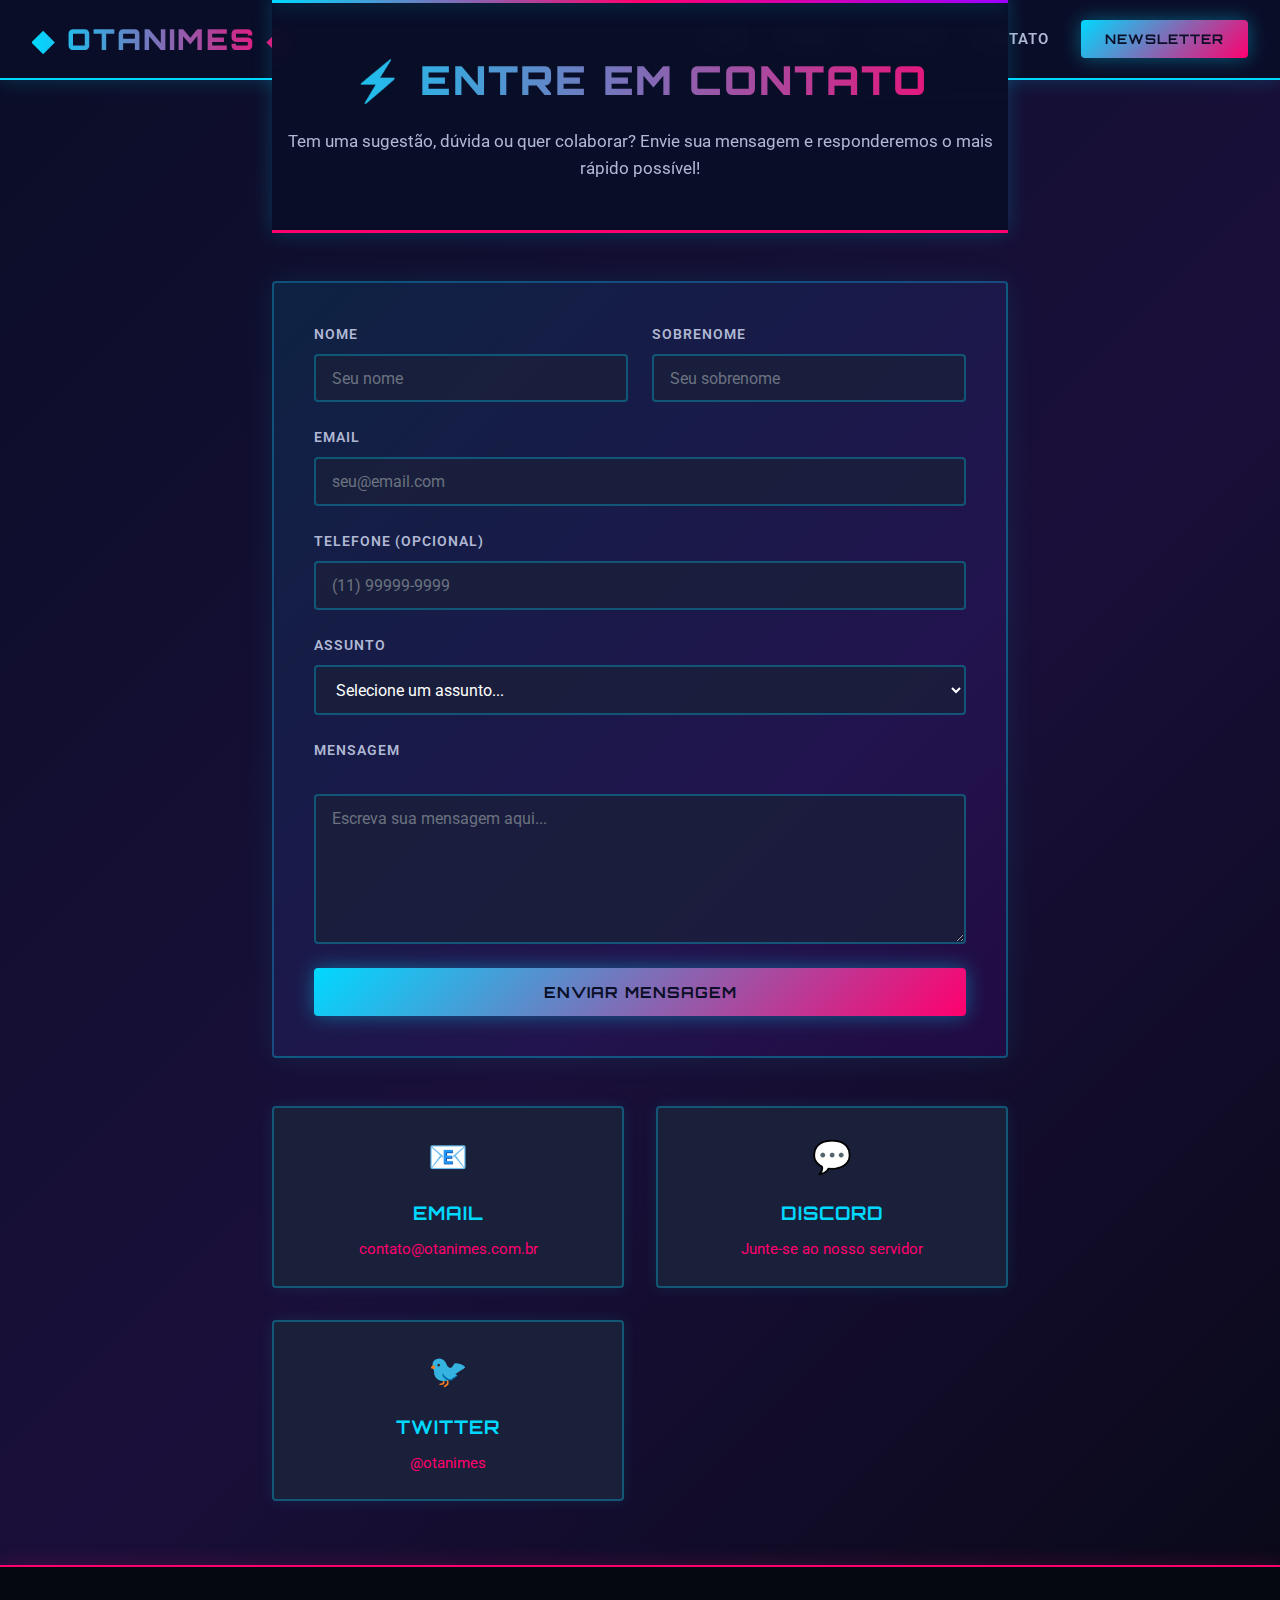
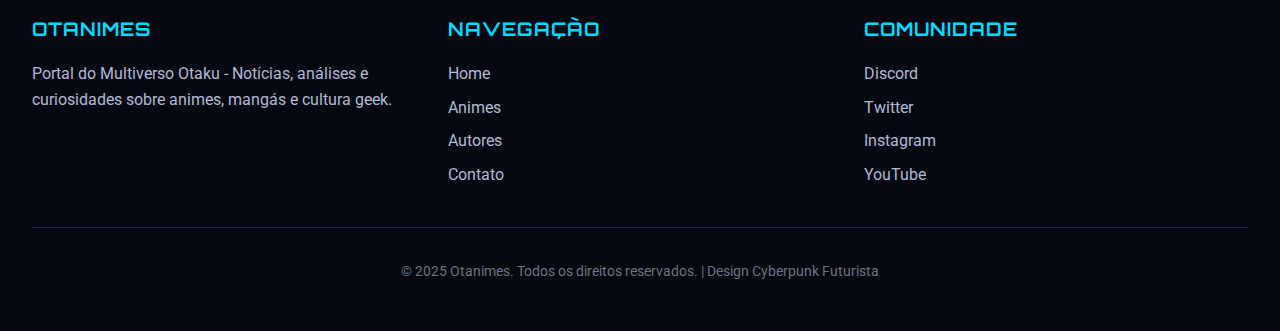
<file: contato.html>
<!DOCTYPE html>
<html lang="pt-BR">
<head>
    <meta charset="UTF-8">
    <meta name="viewport" content="width=device-width, initial-scale=1.0">
    <title>Contato - Otanimes</title>
    
    <!-- Google Fonts -->
    <link rel="preconnect" href="https://fonts.googleapis.com">
    <link rel="preconnect" href="https://fonts.gstatic.com" crossorigin>
    <link href="https://fonts.googleapis.com/css2?family=Orbitron:wght@400;700;900&family=Space+Mono:wght@400;700&family=Roboto:wght@400;500;700&display=swap" rel="stylesheet">
    
    <!-- CSS -->
    <link rel="stylesheet" href="assets/css/styles.css">
    <style>
        /* CONTACT PAGE STYLES */
        .contact-form {
            background: linear-gradient(135deg, rgba(0, 217, 255, 0.1), rgba(157, 0, 255, 0.1));
            border: 2px solid rgba(0, 217, 255, 0.3);
            border-radius: 4px;
            padding: 2.5rem;
            box-shadow: 0 0 30px rgba(0, 217, 255, 0.1);
            margin-bottom: 3rem;
        }

        .form-row {
            display: grid;
            grid-template-columns: 1fr 1fr;
            gap: 1.5rem;
        }

        .form-row.full {
            grid-template-columns: 1fr;
        }

        .form-group {
            margin-bottom: 1.5rem;
        }

        .success-message {
            display: none;
            background: linear-gradient(135deg, rgba(0, 217, 255, 0.1), rgba(157, 0, 255, 0.1));
            border: 2px solid var(--neon-cyan);
            border-radius: 4px;
            padding: 1.5rem;
            margin-bottom: 2rem;
            text-align: center;
            box-shadow: 0 0 25px rgba(0, 217, 255, 0.3);
        }

        .success-message.show {
            display: block;
            animation: slideIn 0.5s ease;
        }

        .success-message h3 {
            color: var(--neon-cyan);
            margin-bottom: 0.5rem;
            font-family: var(--font-display);
        }

        .success-message p {
            color: var(--text-secondary);
        }

        .contact-info {
            display: grid;
            grid-template-columns: repeat(auto-fit, minmax(250px, 1fr));
            gap: 2rem;
            margin-top: 3rem;
        }

        .info-card {
            background: var(--bg-card);
            border: 2px solid rgba(0, 217, 255, 0.3);
            border-radius: 4px;
            padding: 1.5rem;
            text-align: center;
            transition: all 0.3s ease;
            box-shadow: 0 0 15px rgba(0, 217, 255, 0.1);
        }

        .info-card:hover {
            border-color: var(--neon-cyan);
            box-shadow: 0 0 25px rgba(0, 217, 255, 0.4);
            transform: translateY(-3px);
        }

        .info-card-icon {
            font-size: 2rem;
            margin-bottom: 1rem;
        }

        .info-card h3 {
            color: var(--neon-cyan);
            margin-bottom: 0.5rem;
            font-family: var(--font-display);
            text-transform: uppercase;
            letter-spacing: 1px;
        }

        .info-card p {
            color: var(--text-secondary);
            font-size: 0.95rem;
        }

        .info-card a {
            color: var(--neon-magenta);
            text-decoration: none;
            transition: all 0.3s ease;
        }

        .info-card a:hover {
            color: var(--neon-cyan);
            text-shadow: 0 0 10px rgba(0, 217, 255, 0.6);
        }

        @media (max-width: 768px) {
            .form-row {
                grid-template-columns: 1fr;
            }

            .contact-form {
                padding: 1.5rem;
            }

            .contact-info {
                grid-template-columns: 1fr;
            }
        }
    </style>
</head>
<body>
    <!-- HEADER -->
    <header>
        <div class="header-container">
            <a href="/" class="logo">◆ OTANIMES ◆</a>
            <nav>
                <a href="/">Home</a>
                <a href="animes.html">Animes</a>
                <a href="autores.html">Autores</a>
                <a href="contato.html">Contato</a>
                <button class="btn-newsletter" onclick="window.location.href='newsletter.html'">Newsletter</button>
            </nav>
        </div>
    </header>

    <!-- MAIN CONTENT -->
    <main class="container-narrow">
        <!-- PAGE HEADER -->
        <header class="page-header">
            <h1>⚡ Entre em Contato</h1>
            <p>Tem uma sugestão, dúvida ou quer colaborar? Envie sua mensagem e responderemos o mais rápido possível!</p>
        </header>

        <!-- SUCCESS MESSAGE -->
        <div class="success-message" id="successMessage">
            <h3>✓ Mensagem Enviada com Sucesso!</h3>
            <p>Obrigado por entrar em contato. Responderemos em breve.</p>
        </div>

        <!-- CONTACT FORM -->
        <form class="contact-form" id="contactForm">
            <div class="form-row">
                <div class="form-group">
                    <label for="firstName">Nome</label>
                    <input type="text" id="firstName" name="firstName" placeholder="Seu nome" required>
                </div>
                <div class="form-group">
                    <label for="lastName">Sobrenome</label>
                    <input type="text" id="lastName" name="lastName" placeholder="Seu sobrenome" required>
                </div>
            </div>

            <div class="form-group">
                <label for="email">Email</label>
                <input type="email" id="email" name="email" placeholder="seu@email.com" required>
            </div>

            <div class="form-group">
                <label for="phone">Telefone (Opcional)</label>
                <input type="tel" id="phone" name="phone" placeholder="(11) 99999-9999">
            </div>

            <div class="form-group">
                <label for="subject">Assunto</label>
                <select id="subject" name="subject" required>
                    <option value="">Selecione um assunto...</option>
                    <option value="sugestao">Sugestão de Artigo</option>
                    <option value="erro">Reportar Erro</option>
                    <option value="colaboracao">Colaboração</option>
                    <option value="publicidade">Publicidade</option>
                    <option value="outro">Outro</option>
                </select>
            </div>

            <div class="form-group form-row full">
                <label for="message">Mensagem</label>
                <textarea id="message" name="message" placeholder="Escreva sua mensagem aqui..." required></textarea>
            </div>

            <button type="submit" class="btn btn-primary" style="width: 100%;">Enviar Mensagem</button>
        </form>

        <!-- CONTACT INFO -->
        <section class="contact-info">
            <div class="info-card">
                <div class="info-card-icon">📧</div>
                <h3>Email</h3>
                <p><a href="mailto:contato@otanimes.com.br">contato@otanimes.com.br</a></p>
            </div>

            <div class="info-card">
                <div class="info-card-icon">💬</div>
                <h3>Discord</h3>
                <p><a href="#">Junte-se ao nosso servidor</a></p>
            </div>

            <div class="info-card">
                <div class="info-card-icon">🐦</div>
                <h3>Twitter</h3>
                <p><a href="#">@otanimes</a></p>
            </div>
        </section>
    </main>

    <!-- FOOTER -->
    <footer>
        <div class="footer-content">
            <div class="footer-section">
                <h3>Otanimes</h3>
                <p>Portal do Multiverso Otaku - Notícias, análises e curiosidades sobre animes, mangás e cultura geek.</p>
            </div>
            <div class="footer-section">
                <h3>Navegação</h3>
                <a href="/">Home</a>
                <a href="animes.html">Animes</a>
                <a href="autores.html">Autores</a>
                <a href="contato.html">Contato</a>
            </div>
            <div class="footer-section">
                <h3>Comunidade</h3>
                <a href="#">Discord</a>
                <a href="#">Twitter</a>
                <a href="#">Instagram</a>
                <a href="#">YouTube</a>
            </div>
        </div>
        <div class="footer-bottom">
            <p>&copy; 2025 Otanimes. Todos os direitos reservados. | Design Cyberpunk Futurista</p>
        </div>
    </footer>

    <!-- JS -->
    <script src="assets/js/main.js"></script>
</body>
</html>
</file>
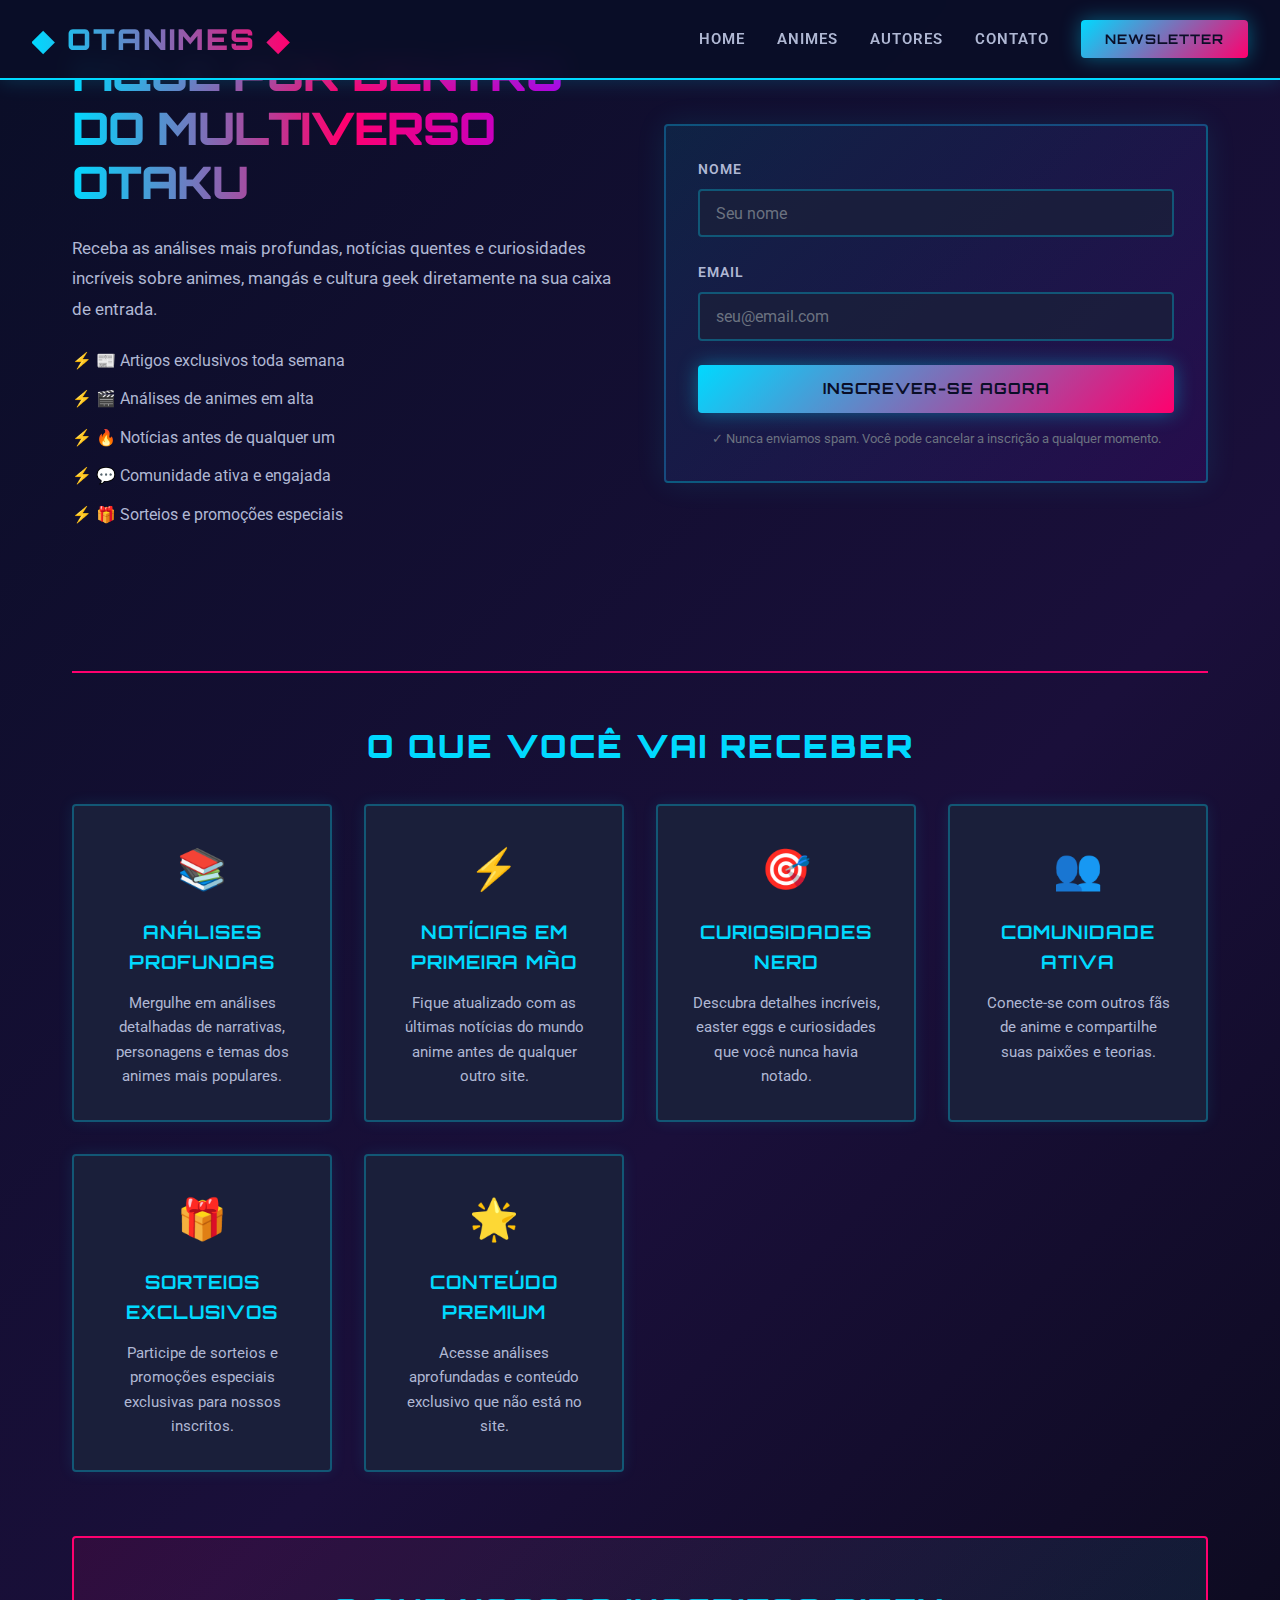
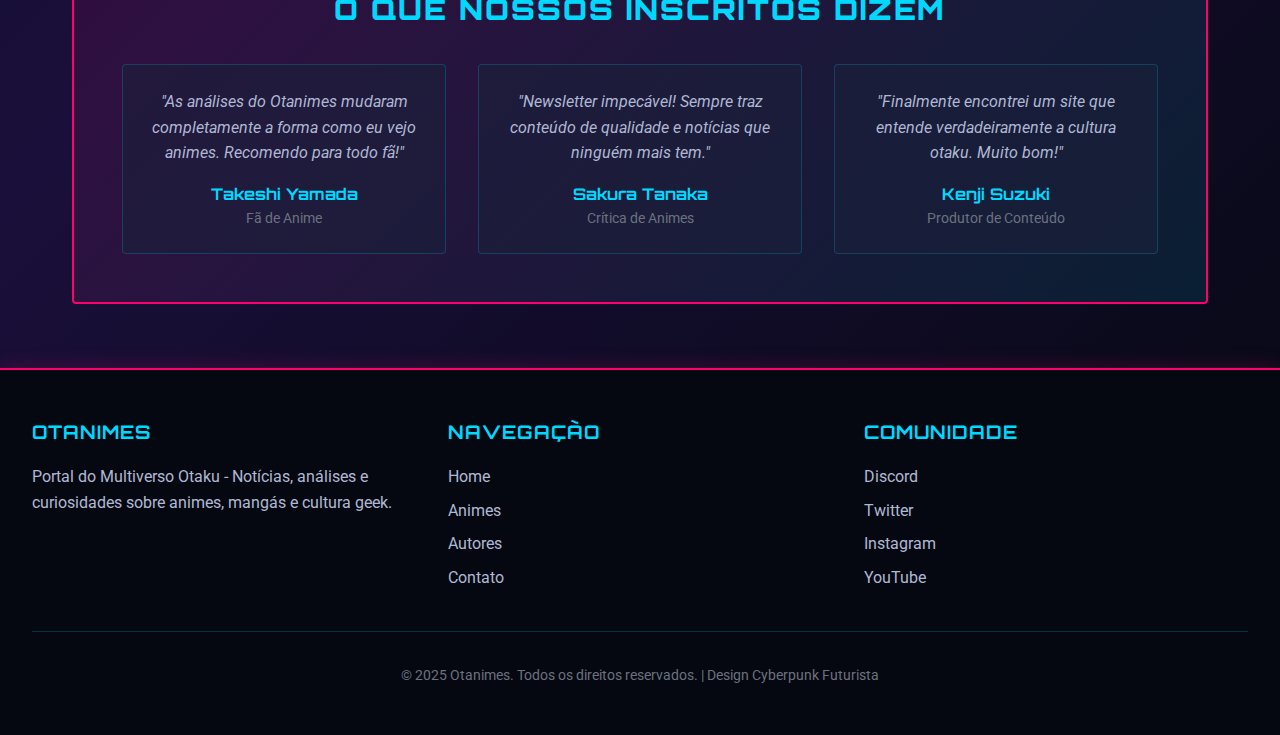
<file: newsletter.html>
<!DOCTYPE html>
<html lang="pt-BR">
<head>
    <meta charset="UTF-8">
    <meta name="viewport" content="width=device-width, initial-scale=1.0">
    <title>Newsletter - Otanimes</title>
    
    <!-- Google Fonts -->
    <link rel="preconnect" href="https://fonts.googleapis.com">
    <link rel="preconnect" href="https://fonts.gstatic.com" crossorigin>
    <link href="https://fonts.googleapis.com/css2?family=Orbitron:wght@400;700;900&family=Space+Mono:wght@400;700&family=Roboto:wght@400;500;700&display=swap" rel="stylesheet">
    
    <!-- CSS -->
    <link rel="stylesheet" href="assets/css/styles.css">
    <style>
        /* NEWSLETTER PAGE STYLES */
        .newsletter-hero {
            display: grid;
            grid-template-columns: 1fr 1fr;
            gap: 3rem;
            align-items: center;
            padding: 3rem 0;
            margin-bottom: 3rem;
        }

        .newsletter-content h1 {
            font-family: var(--font-display);
            font-size: 2.8rem;
            font-weight: 900;
            line-height: 1.2;
            margin-bottom: 1.5rem;
            background: linear-gradient(90deg, var(--neon-cyan), var(--neon-magenta), var(--neon-purple));
            -webkit-background-clip: text;
            -webkit-text-fill-color: transparent;
            background-clip: text;
            text-transform: uppercase;
            letter-spacing: -1px;
        }

        .newsletter-content p {
            color: var(--text-secondary);
            font-size: 1.05rem;
            margin-bottom: 1.5rem;
            line-height: 1.8;
        }

        .newsletter-benefits {
            list-style: none;
            margin-bottom: 2rem;
        }

        .newsletter-benefits li {
            color: var(--text-secondary);
            margin-bottom: 0.8rem;
            padding-left: 1.5rem;
            position: relative;
        }

        .newsletter-benefits li::before {
            content: '⚡';
            position: absolute;
            left: 0;
            color: var(--neon-cyan);
        }

        .newsletter-form {
            background: linear-gradient(135deg, rgba(0, 217, 255, 0.1), rgba(157, 0, 255, 0.1));
            border: 2px solid rgba(0, 217, 255, 0.3);
            border-radius: 4px;
            padding: 2rem;
            box-shadow: 0 0 30px rgba(0, 217, 255, 0.1);
        }

        .form-group {
            margin-bottom: 1.5rem;
        }

        .form-note {
            color: var(--text-muted);
            font-size: 0.8rem;
            margin-top: 1rem;
            text-align: center;
        }

        .newsletter-features {
            margin-top: 4rem;
            padding-top: 3rem;
            border-top: 2px solid var(--neon-magenta);
        }

        .features-title {
            font-family: var(--font-display);
            font-size: 2rem;
            font-weight: 900;
            margin-bottom: 2rem;
            color: var(--neon-cyan);
            text-transform: uppercase;
            letter-spacing: 2px;
            text-align: center;
        }

        .features-grid {
            display: grid;
            grid-template-columns: repeat(auto-fit, minmax(250px, 1fr));
            gap: 2rem;
        }

        .feature-card {
            background: var(--bg-card);
            border: 2px solid rgba(0, 217, 255, 0.3);
            border-radius: 4px;
            padding: 2rem;
            text-align: center;
            transition: all 0.3s ease;
            box-shadow: 0 0 15px rgba(0, 217, 255, 0.1);
        }

        .feature-card:hover {
            border-color: var(--neon-cyan);
            box-shadow: 0 0 25px rgba(0, 217, 255, 0.4);
            transform: translateY(-3px);
        }

        .feature-icon {
            font-size: 2.5rem;
            margin-bottom: 1rem;
        }

        .feature-card h3 {
            color: var(--neon-cyan);
            margin-bottom: 0.8rem;
            font-family: var(--font-display);
            text-transform: uppercase;
            letter-spacing: 1px;
        }

        .feature-card p {
            color: var(--text-secondary);
            font-size: 0.95rem;
            line-height: 1.6;
        }

        .testimonials {
            margin-top: 4rem;
            padding: 3rem;
            background: linear-gradient(135deg, rgba(255, 0, 110, 0.1), rgba(0, 217, 255, 0.1));
            border: 2px solid var(--neon-magenta);
            border-radius: 4px;
            text-align: center;
        }

        .testimonials-title {
            font-family: var(--font-display);
            font-size: 1.8rem;
            font-weight: 900;
            margin-bottom: 2rem;
            color: var(--neon-cyan);
            text-transform: uppercase;
            letter-spacing: 2px;
        }

        .testimonials-grid {
            display: grid;
            grid-template-columns: repeat(auto-fit, minmax(250px, 1fr));
            gap: 2rem;
        }

        .testimonial {
            background: rgba(26, 31, 58, 0.6);
            border: 1px solid rgba(0, 217, 255, 0.2);
            border-radius: 4px;
            padding: 1.5rem;
        }

        .testimonial-text {
            color: var(--text-secondary);
            margin-bottom: 1rem;
            font-style: italic;
            line-height: 1.6;
        }

        .testimonial-author {
            color: var(--neon-cyan);
            font-weight: 700;
            font-family: var(--font-display);
        }

        .testimonial-role {
            color: var(--text-muted);
            font-size: 0.85rem;
        }

        @media (max-width: 768px) {
            .newsletter-hero {
                grid-template-columns: 1fr;
                gap: 2rem;
            }

            .newsletter-content h1 {
                font-size: 2rem;
            }

            .features-grid {
                grid-template-columns: 1fr;
            }

            .testimonials-grid {
                grid-template-columns: 1fr;
            }

            .newsletter-form {
                padding: 1.5rem;
            }

            .testimonials {
                padding: 2rem;
            }
        }
    </style>
</head>
<body>
    <!-- HEADER -->
    <header>
        <div class="header-container">
            <a href="/" class="logo">◆ OTANIMES ◆</a>
            <nav>
                <a href="/">Home</a>
                <a href="animes.html">Animes</a>
                <a href="autores.html">Autores</a>
                <a href="contato.html">Contato</a>
                <button class="btn-newsletter" onclick="document.querySelector('.newsletter-form').scrollIntoView({behavior: 'smooth'})">Newsletter</button>
            </nav>
        </div>
    </header>

    <!-- MAIN CONTENT -->
    <main class="container">
        <!-- NEWSLETTER HERO -->
        <section class="newsletter-hero">
            <div class="newsletter-content">
                <h1>Fique por dentro do Multiverso Otaku</h1>
                <p>Receba as análises mais profundas, notícias quentes e curiosidades incríveis sobre animes, mangás e cultura geek diretamente na sua caixa de entrada.</p>
                
                <ul class="newsletter-benefits">
                    <li>📰 Artigos exclusivos toda semana</li>
                    <li>🎬 Análises de animes em alta</li>
                    <li>🔥 Notícias antes de qualquer um</li>
                    <li>💬 Comunidade ativa e engajada</li>
                    <li>🎁 Sorteios e promoções especiais</li>
                </ul>
            </div>

            <!-- NEWSLETTER FORM -->
            <div class="newsletter-form">
                <form id="newsletterForm">
                    <div class="form-group">
                        <label for="name">Nome</label>
                        <input type="text" id="name" name="name" placeholder="Seu nome" required>
                    </div>

                    <div class="form-group">
                        <label for="email">Email</label>
                        <input type="email" id="email" name="email" placeholder="seu@email.com" required>
                    </div>

                    <button type="submit" class="btn btn-primary" style="width: 100%;">Inscrever-se Agora</button>
                    <p class="form-note">✓ Nunca enviamos spam. Você pode cancelar a inscrição a qualquer momento.</p>
                </form>
            </div>
        </section>

        <!-- NEWSLETTER FEATURES -->
        <section class="newsletter-features">
            <h2 class="features-title">O que você vai receber</h2>
            <div class="features-grid">
                <div class="feature-card">
                    <div class="feature-icon">📚</div>
                    <h3>Análises Profundas</h3>
                    <p>Mergulhe em análises detalhadas de narrativas, personagens e temas dos animes mais populares.</p>
                </div>

                <div class="feature-card">
                    <div class="feature-icon">⚡</div>
                    <h3>Notícias em Primeira Mão</h3>
                    <p>Fique atualizado com as últimas notícias do mundo anime antes de qualquer outro site.</p>
                </div>

                <div class="feature-card">
                    <div class="feature-icon">🎯</div>
                    <h3>Curiosidades Nerd</h3>
                    <p>Descubra detalhes incríveis, easter eggs e curiosidades que você nunca havia notado.</p>
                </div>

                <div class="feature-card">
                    <div class="feature-icon">👥</div>
                    <h3>Comunidade Ativa</h3>
                    <p>Conecte-se com outros fãs de anime e compartilhe suas paixões e teorias.</p>
                </div>

                <div class="feature-card">
                    <div class="feature-icon">🎁</div>
                    <h3>Sorteios Exclusivos</h3>
                    <p>Participe de sorteios e promoções especiais exclusivas para nossos inscritos.</p>
                </div>

                <div class="feature-card">
                    <div class="feature-icon">🌟</div>
                    <h3>Conteúdo Premium</h3>
                    <p>Acesse análises aprofundadas e conteúdo exclusivo que não está no site.</p>
                </div>
            </div>
        </section>

        <!-- TESTIMONIALS -->
        <section class="testimonials">
            <h2 class="testimonials-title">O que nossos inscritos dizem</h2>
            <div class="testimonials-grid">
                <div class="testimonial">
                    <p class="testimonial-text">"As análises do Otanimes mudaram completamente a forma como eu vejo animes. Recomendo para todo fã!"</p>
                    <p class="testimonial-author">Takeshi Yamada</p>
                    <p class="testimonial-role">Fã de Anime</p>
                </div>

                <div class="testimonial">
                    <p class="testimonial-text">"Newsletter impecável! Sempre traz conteúdo de qualidade e notícias que ninguém mais tem."</p>
                    <p class="testimonial-author">Sakura Tanaka</p>
                    <p class="testimonial-role">Crítica de Animes</p>
                </div>

                <div class="testimonial">
                    <p class="testimonial-text">"Finalmente encontrei um site que entende verdadeiramente a cultura otaku. Muito bom!"</p>
                    <p class="testimonial-author">Kenji Suzuki</p>
                    <p class="testimonial-role">Produtor de Conteúdo</p>
                </div>
            </div>
        </section>
    </main>

    <!-- FOOTER -->
    <footer>
        <div class="footer-content">
            <div class="footer-section">
                <h3>Otanimes</h3>
                <p>Portal do Multiverso Otaku - Notícias, análises e curiosidades sobre animes, mangás e cultura geek.</p>
            </div>
            <div class="footer-section">
                <h3>Navegação</h3>
                <a href="/">Home</a>
                <a href="animes.html">Animes</a>
                <a href="autores.html">Autores</a>
                <a href="contato.html">Contato</a>
            </div>
            <div class="footer-section">
                <h3>Comunidade</h3>
                <a href="#">Discord</a>
                <a href="#">Twitter</a>
                <a href="#">Instagram</a>
                <a href="#">YouTube</a>
            </div>
        </div>
        <div class="footer-bottom">
            <p>&copy; 2025 Otanimes. Todos os direitos reservados. | Design Cyberpunk Futurista</p>
        </div>
    </footer>

    <!-- JS -->
    <script src="assets/js/main.js"></script>
</body>
</html>
</file>
<file: assets/css/styles.css>
/* ============================================
   CYBERPUNK ANIME FUTURISTA - DESIGN SYSTEM
   Otanimes Blog Redesign
   HTML/CSS/JS Puro - Sem Dependências
   ============================================ */

/* ============================================
   RESET & VARIÁVEIS
   ============================================ */

* {
    margin: 0;
    padding: 0;
    box-sizing: border-box;
}

:root {
    /* Cores Neon */
    --neon-cyan: #00D9FF;
    --neon-magenta: #FF006E;
    --neon-purple: #9D00FF;
    --neon-pink: #FF10F0;
    --neon-yellow: #FFFF00;
    --neon-red: #FF0055;
    
    /* Fundos */
    --bg-dark: #0A0E27;
    --bg-darker: #050810;
    --bg-card: #1a1f3a;
    
    /* Textos */
    --text-primary: #FFFFFF;
    --text-secondary: #B0B8D4;
    --text-muted: #6B7280;
    
    /* Tipografia */
    --font-display: 'Orbitron', sans-serif;
    --font-mono: 'Space Mono', monospace;
    --font-body: 'Roboto', -apple-system, BlinkMacSystemFont, 'Segoe UI', sans-serif;
}

html {
    scroll-behavior: smooth;
}

body {
    background: linear-gradient(135deg, var(--bg-dark) 0%, #1a0f3a 50%, var(--bg-darker) 100%);
    color: var(--text-primary);
    font-family: var(--font-body);
    line-height: 1.6;
    overflow-x: hidden;
    min-height: 100vh;
}

/* ============================================
   HEADER & NAVEGAÇÃO
   ============================================ */

header {
    position: fixed;
    top: 0;
    left: 0;
    right: 0;
    z-index: 1000;
    background: rgba(10, 14, 39, 0.95);
    backdrop-filter: blur(10px);
    border-bottom: 2px solid var(--neon-cyan);
    box-shadow: 0 0 20px rgba(0, 217, 255, 0.2);
    padding: 1rem 2rem;
}

.header-container {
    max-width: 1400px;
    margin: 0 auto;
    display: flex;
    justify-content: space-between;
    align-items: center;
}

.logo {
    font-family: var(--font-display);
    font-size: 1.8rem;
    font-weight: 900;
    background: linear-gradient(90deg, var(--neon-cyan), var(--neon-magenta));
    -webkit-background-clip: text;
    -webkit-text-fill-color: transparent;
    background-clip: text;
    text-decoration: none;
    letter-spacing: 2px;
    transition: all 0.3s ease;
}

.logo:hover {
    text-shadow: 0 0 20px rgba(0, 217, 255, 0.6);
}

nav {
    display: flex;
    gap: 2rem;
    align-items: center;
}

nav a {
    color: var(--text-secondary);
    text-decoration: none;
    font-size: 0.95rem;
    font-weight: 600;
    position: relative;
    transition: all 0.3s ease;
    text-transform: uppercase;
    letter-spacing: 1px;
}

nav a::after {
    content: '';
    position: absolute;
    bottom: -5px;
    left: 0;
    width: 0;
    height: 2px;
    background: linear-gradient(90deg, var(--neon-cyan), var(--neon-magenta));
    transition: width 0.3s ease;
}

nav a:hover {
    color: var(--neon-cyan);
    text-shadow: 0 0 10px rgba(0, 217, 255, 0.6);
}

nav a:hover::after {
    width: 100%;
}

.btn-newsletter {
    background: linear-gradient(135deg, var(--neon-cyan), var(--neon-magenta));
    color: var(--bg-dark);
    padding: 0.7rem 1.5rem;
    border: none;
    border-radius: 4px;
    font-weight: 700;
    cursor: pointer;
    font-family: var(--font-display);
    letter-spacing: 1px;
    transition: all 0.3s ease;
    box-shadow: 0 0 20px rgba(0, 217, 255, 0.4);
    text-transform: uppercase;
}

.btn-newsletter:hover {
    box-shadow: 0 0 30px rgba(0, 217, 255, 0.8), 0 0 20px rgba(255, 0, 110, 0.6);
    transform: translateY(-2px);
}

/* ============================================
   MAIN CONTENT
   ============================================ */

main {
    margin-top: 80px;
    min-height: calc(100vh - 80px);
}

.container {
    max-width: 1200px;
    margin: 0 auto;
    padding: 0 2rem;
}

.container-wide {
    max-width: 1400px;
    margin: 0 auto;
    padding: 0 2rem;
}

.container-narrow {
    max-width: 800px;
    margin: 0 auto;
    padding: 0 2rem;
}

/* ============================================
   PAGE HEADER
   ============================================ */

.page-header {
    text-align: center;
    padding: 3rem 0;
    margin-bottom: 3rem;
    border-bottom: 3px solid var(--neon-magenta);
    position: relative;
}

.page-header::before {
    content: '';
    position: absolute;
    top: 0;
    left: 0;
    right: 0;
    height: 3px;
    background: linear-gradient(90deg, var(--neon-cyan), var(--neon-magenta), var(--neon-purple));
    box-shadow: 0 0 20px rgba(0, 217, 255, 0.6);
}

.page-header h1 {
    font-family: var(--font-display);
    font-size: 2.5rem;
    font-weight: 900;
    margin-bottom: 1rem;
    background: linear-gradient(90deg, var(--neon-cyan), var(--neon-magenta));
    -webkit-background-clip: text;
    -webkit-text-fill-color: transparent;
    background-clip: text;
    text-transform: uppercase;
    letter-spacing: 2px;
}

.page-header p {
    color: var(--text-secondary);
    font-size: 1.05rem;
}

/* ============================================
   BOTÕES
   ============================================ */

.btn {
    padding: 0.9rem 2rem;
    border: none;
    border-radius: 4px;
    font-family: var(--font-display);
    font-weight: 700;
    cursor: pointer;
    text-transform: uppercase;
    letter-spacing: 1px;
    transition: all 0.3s ease;
    font-size: 0.95rem;
    display: inline-block;
    text-decoration: none;
}

.btn-primary {
    background: linear-gradient(135deg, var(--neon-cyan), var(--neon-magenta));
    color: var(--bg-dark);
    box-shadow: 0 0 20px rgba(0, 217, 255, 0.4);
}

.btn-primary:hover {
    box-shadow: 0 0 40px rgba(0, 217, 255, 0.8), 0 0 20px rgba(255, 0, 110, 0.6);
    transform: translateY(-3px);
}

.btn-primary:active {
    transform: translateY(-1px);
}

.btn-secondary {
    background: transparent;
    color: var(--neon-cyan);
    border: 2px solid var(--neon-cyan);
}

.btn-secondary:hover {
    background: rgba(0, 217, 255, 0.1);
    box-shadow: 0 0 20px rgba(0, 217, 255, 0.4);
}

/* ============================================
   FORMULÁRIOS
   ============================================ */

.form-group {
    margin-bottom: 1.5rem;
}

label {
    display: block;
    margin-bottom: 0.5rem;
    color: var(--text-secondary);
    font-weight: 600;
    text-transform: uppercase;
    letter-spacing: 1px;
    font-size: 0.9rem;
}

input, textarea, select {
    width: 100%;
    padding: 0.8rem 1rem;
    background: rgba(26, 31, 58, 0.8);
    border: 2px solid rgba(0, 217, 255, 0.3);
    border-radius: 4px;
    color: var(--text-primary);
    font-family: var(--font-body);
    font-size: 1rem;
    transition: all 0.3s ease;
}

input::placeholder, textarea::placeholder {
    color: var(--text-muted);
}

input:focus, textarea:focus, select:focus {
    outline: none;
    border-color: var(--neon-cyan);
    box-shadow: 0 0 15px rgba(0, 217, 255, 0.4), inset 0 0 10px rgba(0, 217, 255, 0.05);
    background: rgba(26, 31, 58, 1);
}

textarea {
    resize: vertical;
    min-height: 150px;
    font-family: var(--font-body);
}

/* ============================================
   FOOTER
   ============================================ */

footer {
    background: var(--bg-darker);
    border-top: 2px solid var(--neon-magenta);
    padding: 3rem 2rem;
    margin-top: 4rem;
    box-shadow: 0 0 20px rgba(255, 0, 110, 0.2);
}

.footer-content {
    max-width: 1400px;
    margin: 0 auto;
    display: grid;
    grid-template-columns: repeat(auto-fit, minmax(250px, 1fr));
    gap: 2rem;
    margin-bottom: 2rem;
}

.footer-section h3 {
    color: var(--neon-cyan);
    margin-bottom: 1rem;
    font-family: var(--font-display);
    text-transform: uppercase;
    letter-spacing: 1px;
}

.footer-section p {
    color: var(--text-secondary);
    line-height: 1.6;
}

.footer-section a {
    display: block;
    color: var(--text-secondary);
    text-decoration: none;
    margin-bottom: 0.5rem;
    transition: all 0.3s ease;
}

.footer-section a:hover {
    color: var(--neon-cyan);
    text-shadow: 0 0 10px rgba(0, 217, 255, 0.6);
    margin-left: 5px;
}

.footer-bottom {
    border-top: 1px solid rgba(0, 217, 255, 0.2);
    padding-top: 2rem;
    text-align: center;
    color: var(--text-muted);
    font-size: 0.9rem;
}

/* ============================================
   ANIMAÇÕES
   ============================================ */

@keyframes slideIn {
    from {
        opacity: 0;
        transform: translateY(-20px);
    }
    to {
        opacity: 1;
        transform: translateY(0);
    }
}

@keyframes slideUp {
    from {
        opacity: 0;
        transform: translateY(20px);
    }
    to {
        opacity: 1;
        transform: translateY(0);
    }
}

@keyframes glowPulse {
    0%, 100% {
        box-shadow: 0 0 30px rgba(0, 217, 255, 0.5);
    }
    50% {
        box-shadow: 0 0 50px rgba(0, 217, 255, 0.8);
    }
}

@keyframes float {
    0%, 100% {
        transform: translateY(0px);
    }
    50% {
        transform: translateY(20px);
    }
}

@keyframes glitch {
    0% {
        transform: translate(0);
    }
    20% {
        transform: translate(-2px, 2px);
    }
    40% {
        transform: translate(-2px, -2px);
    }
    60% {
        transform: translate(2px, 2px);
    }
    80% {
        transform: translate(2px, -2px);
    }
    100% {
        transform: translate(0);
    }
}

@keyframes scan {
    0% {
        left: -100%;
    }
    100% {
        left: 100%;
    }
}

/* ============================================
   RESPONSIVIDADE
   ============================================ */

@media (max-width: 768px) {
    header {
        padding: 1rem;
    }

    .header-container {
        flex-direction: column;
        gap: 1rem;
    }

    nav {
        flex-wrap: wrap;
        gap: 1rem;
        justify-content: center;
    }

    .page-header h1 {
        font-size: 1.8rem;
    }

    .btn {
        width: 100%;
        text-align: center;
    }

    .container, .container-wide, .container-narrow {
        padding: 0 1rem;
    }
}

@media (max-width: 480px) {
    nav {
        gap: 0.5rem;
    }

    nav a {
        font-size: 0.8rem;
    }

    .page-header h1 {
        font-size: 1.5rem;
    }

    .page-header {
        padding: 2rem 0;
        margin-bottom: 2rem;
    }
}
</file>
